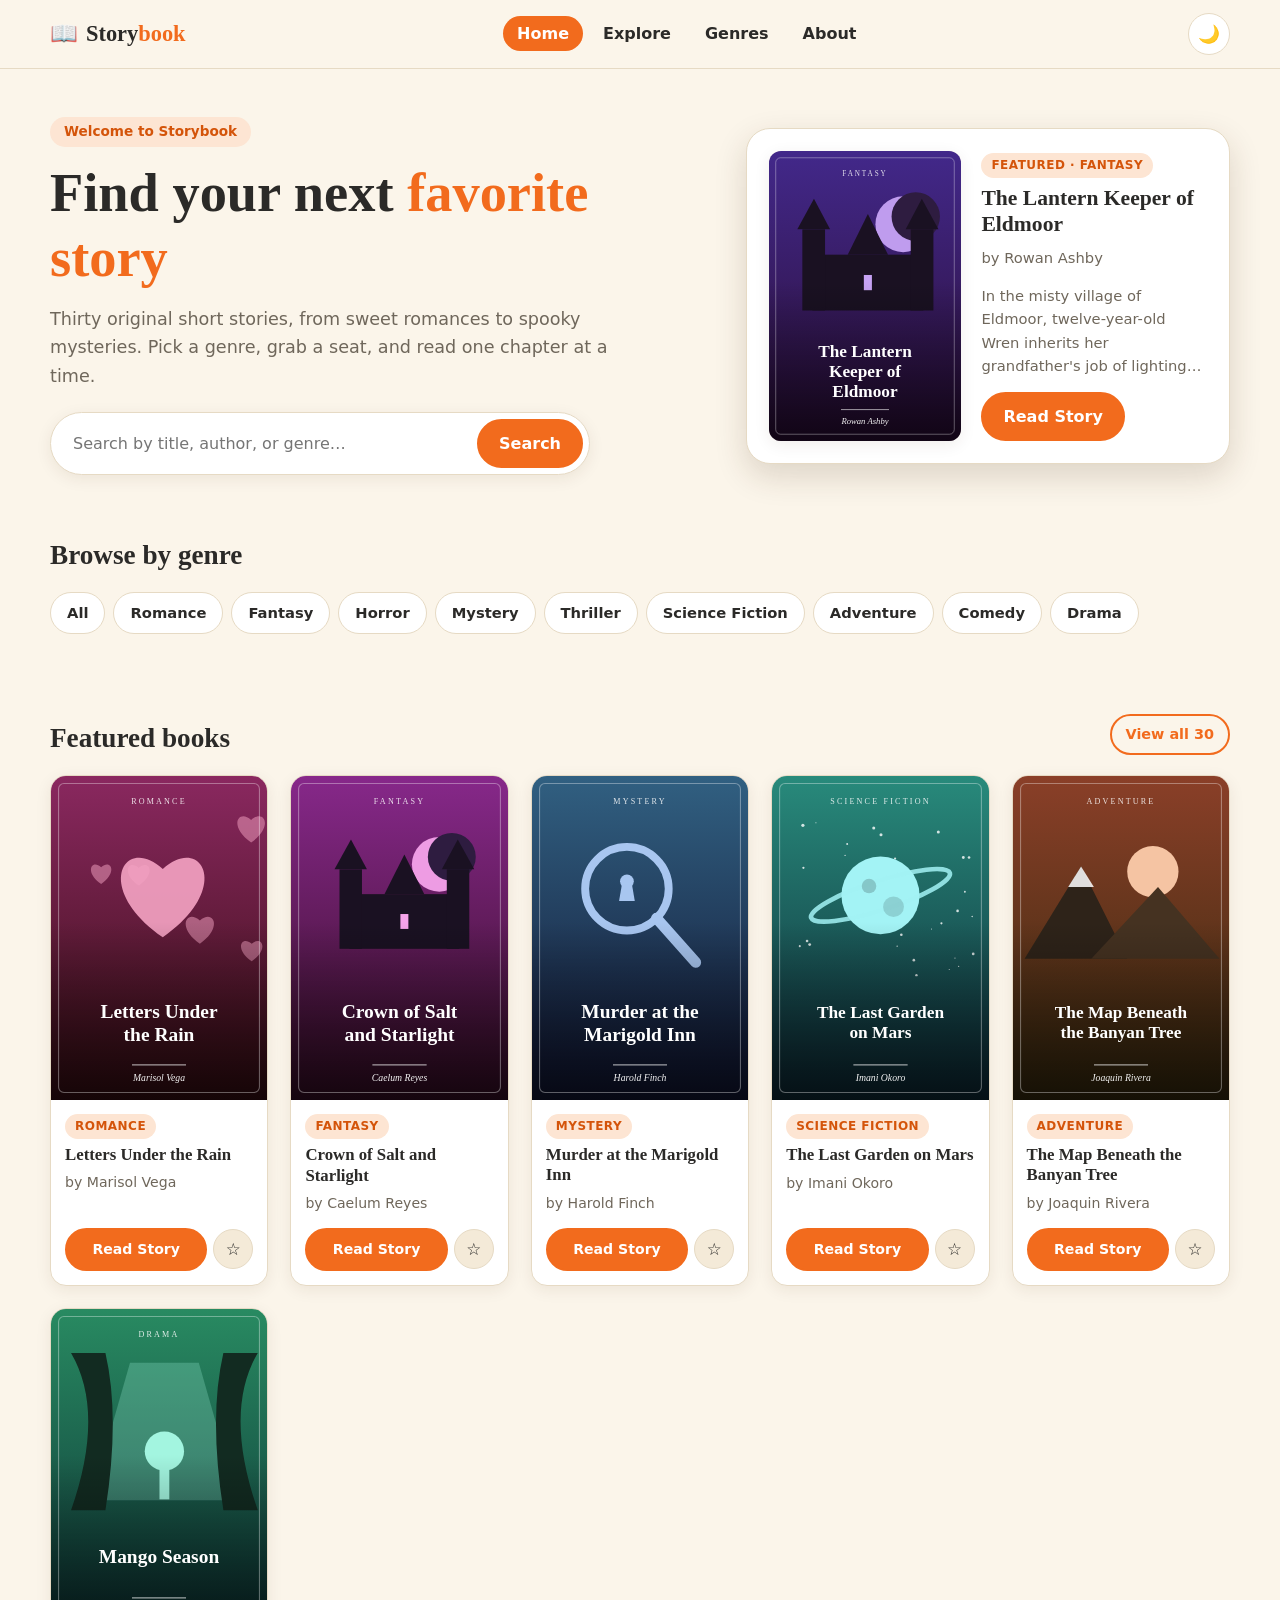
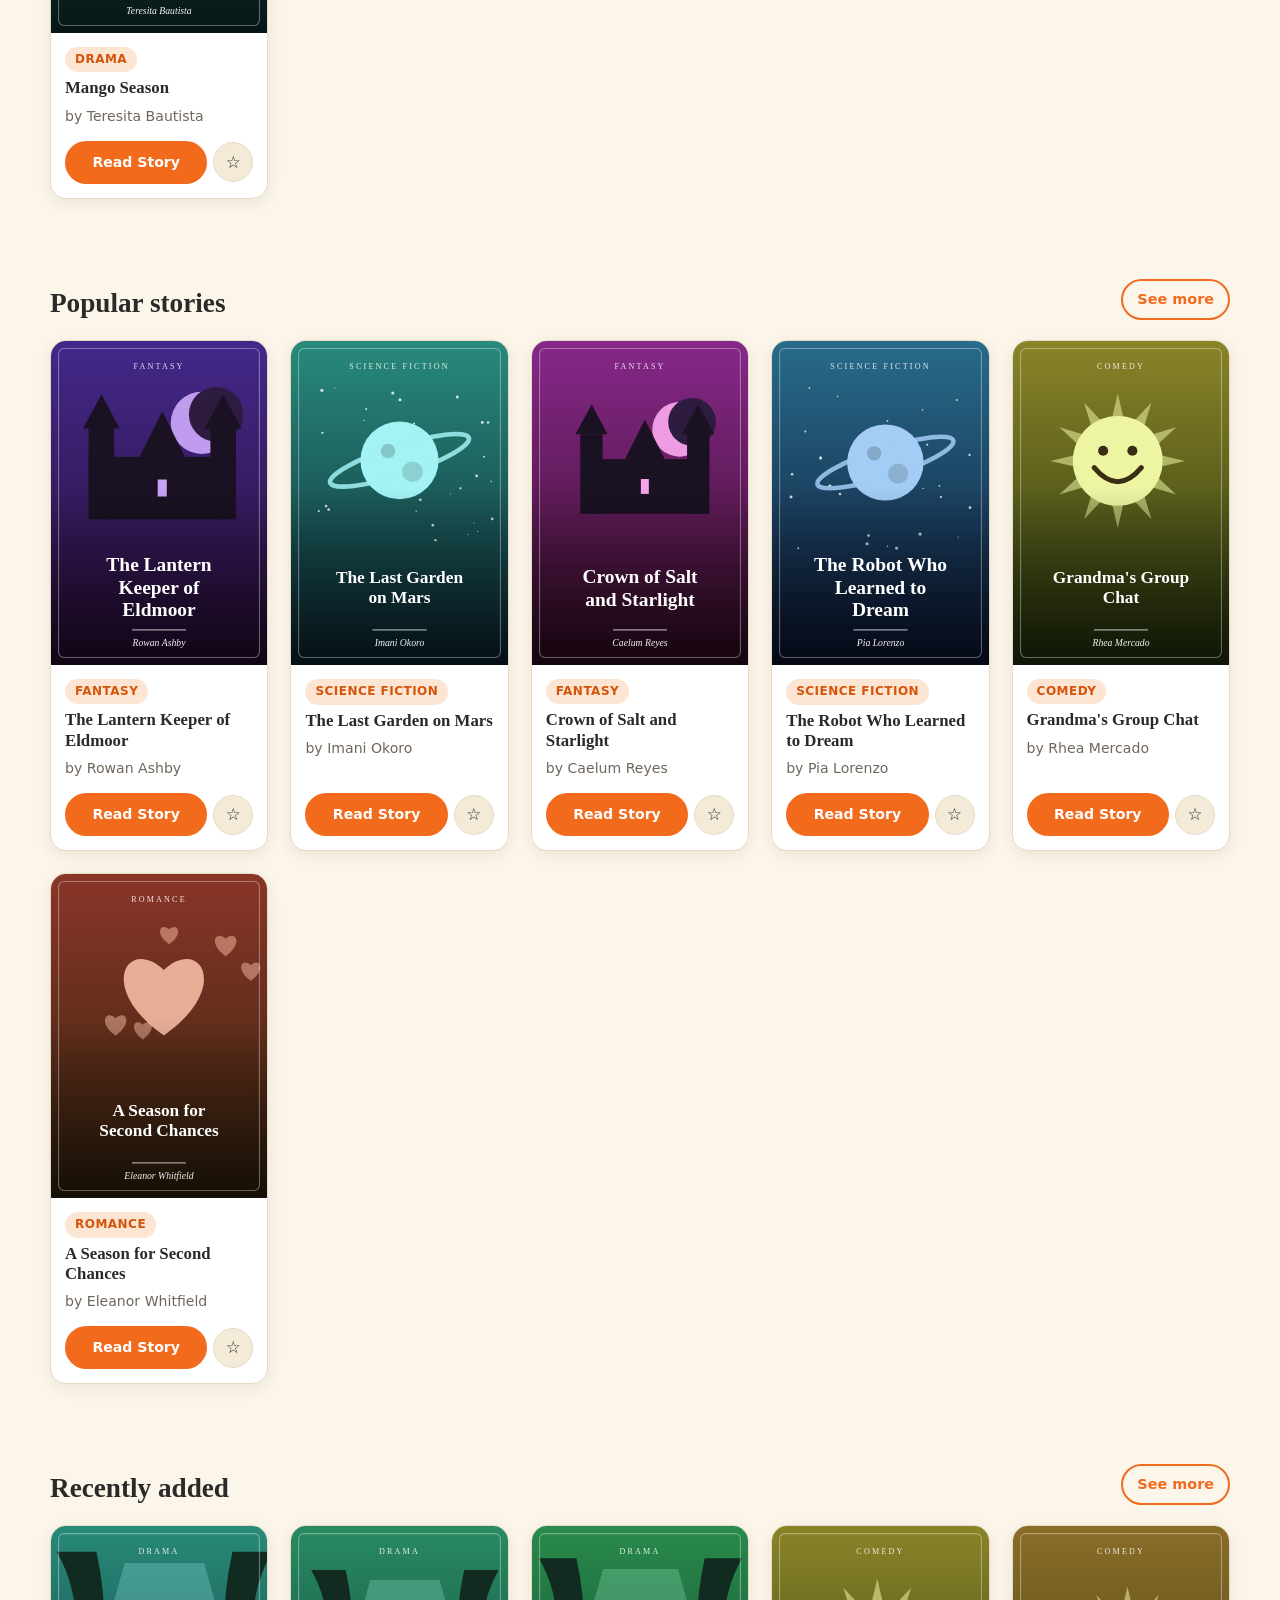
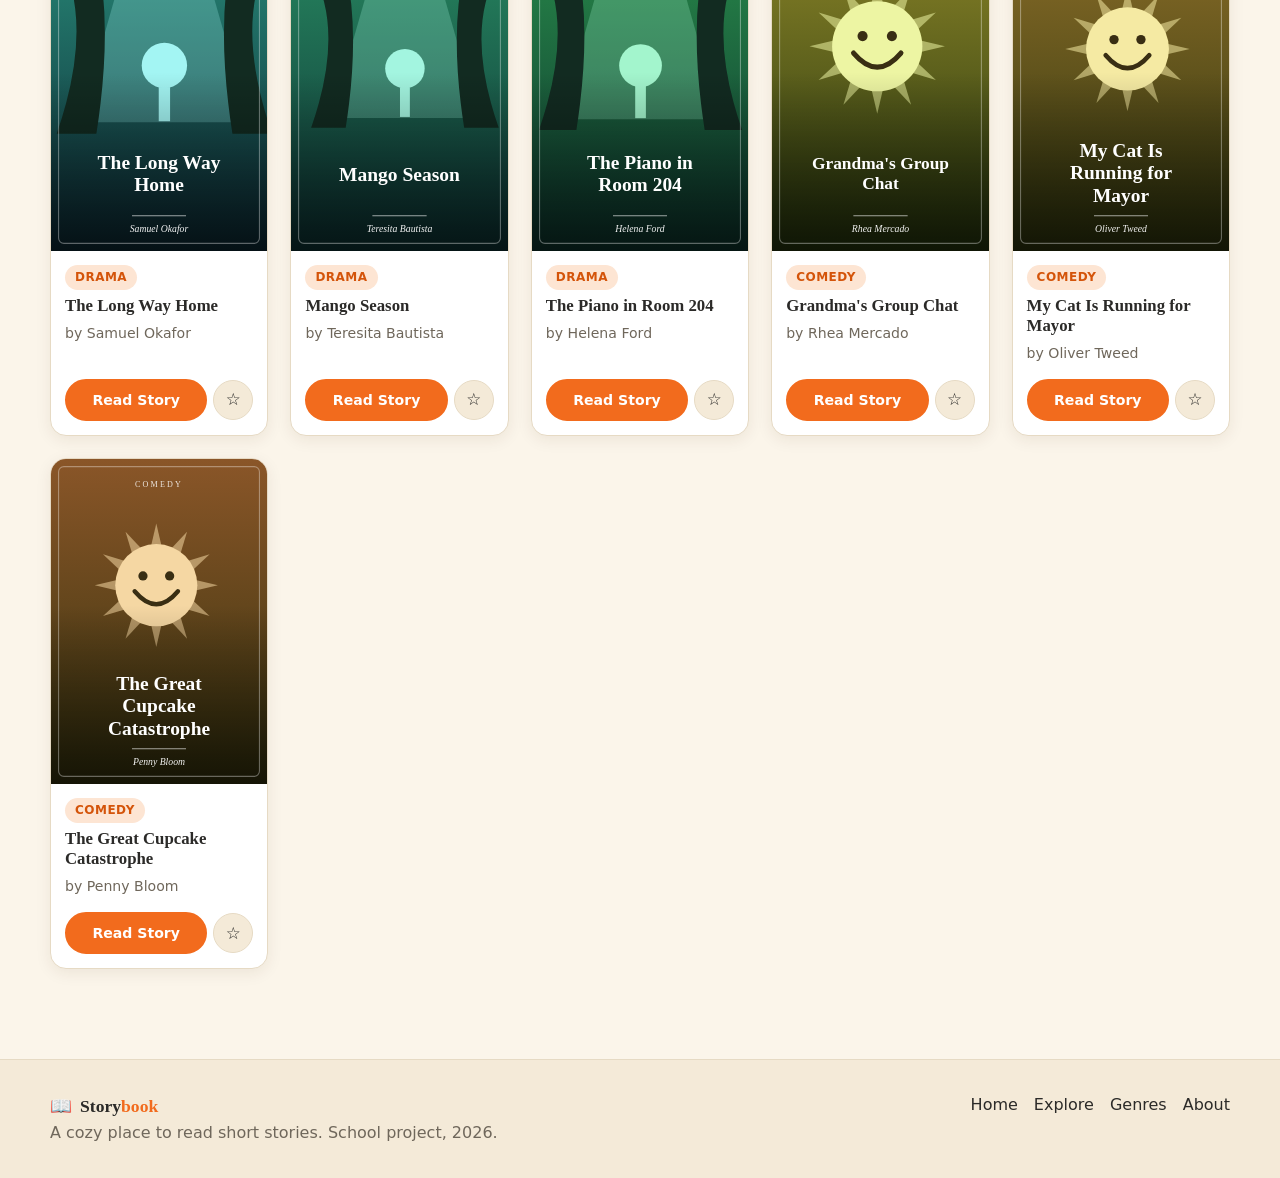
<file: index.html>
<!DOCTYPE html>
<html lang="en">
<head>
  <meta charset="UTF-8">
  <meta name="viewport" content="width=device-width, initial-scale=1">
  <title>Storybook — Read Short Stories Online</title>
  <meta name="description" content="Storybook is a cozy storybook website with 30 original short stories across nine genres.">
  <link rel="stylesheet" href="css/style.css">
</head>
<body data-page="home">
  <header class="site-header" id="site-header"></header>
  <main>
    <section class="hero" aria-labelledby="hero-h">
      <div class="container hero-grid">
        <div>
          <span class="eyebrow">Welcome to Storybook</span>
          <h1 id="hero-h">Find your next <em>favorite story</em></h1>
          <p class="lead">Thirty original short stories, from sweet romances to spooky mysteries. Pick a genre, grab a seat, and read one chapter at a time.</p>
          <form class="search-form" id="hero-search" role="search">
            <label for="hero-q" class="sr-only" style="position:absolute;left:-9999px">Search books and authors</label>
            <input id="hero-q" type="search" placeholder="Search by title, author, or genre…">
            <button class="btn" type="submit">Search</button>
          </form>
        </div>
        <article class="hero-feature" id="hero-feature" aria-label="Featured story"></article>
      </div>
    </section>

    <section class="section" aria-labelledby="genre-h">
      <div class="container">
        <div class="section-head"><h2 id="genre-h">Browse by genre</h2></div>
        <div class="chips" id="home-chips"></div>
      </div>
    </section>

    <section class="section" id="continue-section" hidden aria-labelledby="cont-h">
      <div class="container">
        <div class="section-head"><h2 id="cont-h">Continue reading</h2></div>
        <div class="book-grid" id="continue-grid"></div>
      </div>
    </section>

    <section class="section" aria-labelledby="feat-h">
      <div class="container">
        <div class="section-head"><h2 id="feat-h">Featured books</h2><a class="btn outline small" href="explore.html">View all 30</a></div>
        <div class="book-grid" id="featured-grid"></div>
      </div>
    </section>

    <section class="section" aria-labelledby="pop-h">
      <div class="container">
        <div class="section-head"><h2 id="pop-h">Popular stories</h2><a class="btn outline small" href="explore.html?sort=popular">See more</a></div>
        <div class="book-grid" id="popular-grid"></div>
      </div>
    </section>

    <section class="section" aria-labelledby="rec-h">
      <div class="container">
        <div class="section-head"><h2 id="rec-h">Recently added</h2><a class="btn outline small" href="explore.html">See more</a></div>
        <div class="book-grid" id="recent-grid"></div>
      </div>
    </section>
  </main>
  <footer class="site-footer" id="site-footer"></footer>
  <script src="js/data-a.js"></script>
  <script src="js/data-b.js"></script>
  <script src="js/app.js"></script>
</body>
</html>
</file>
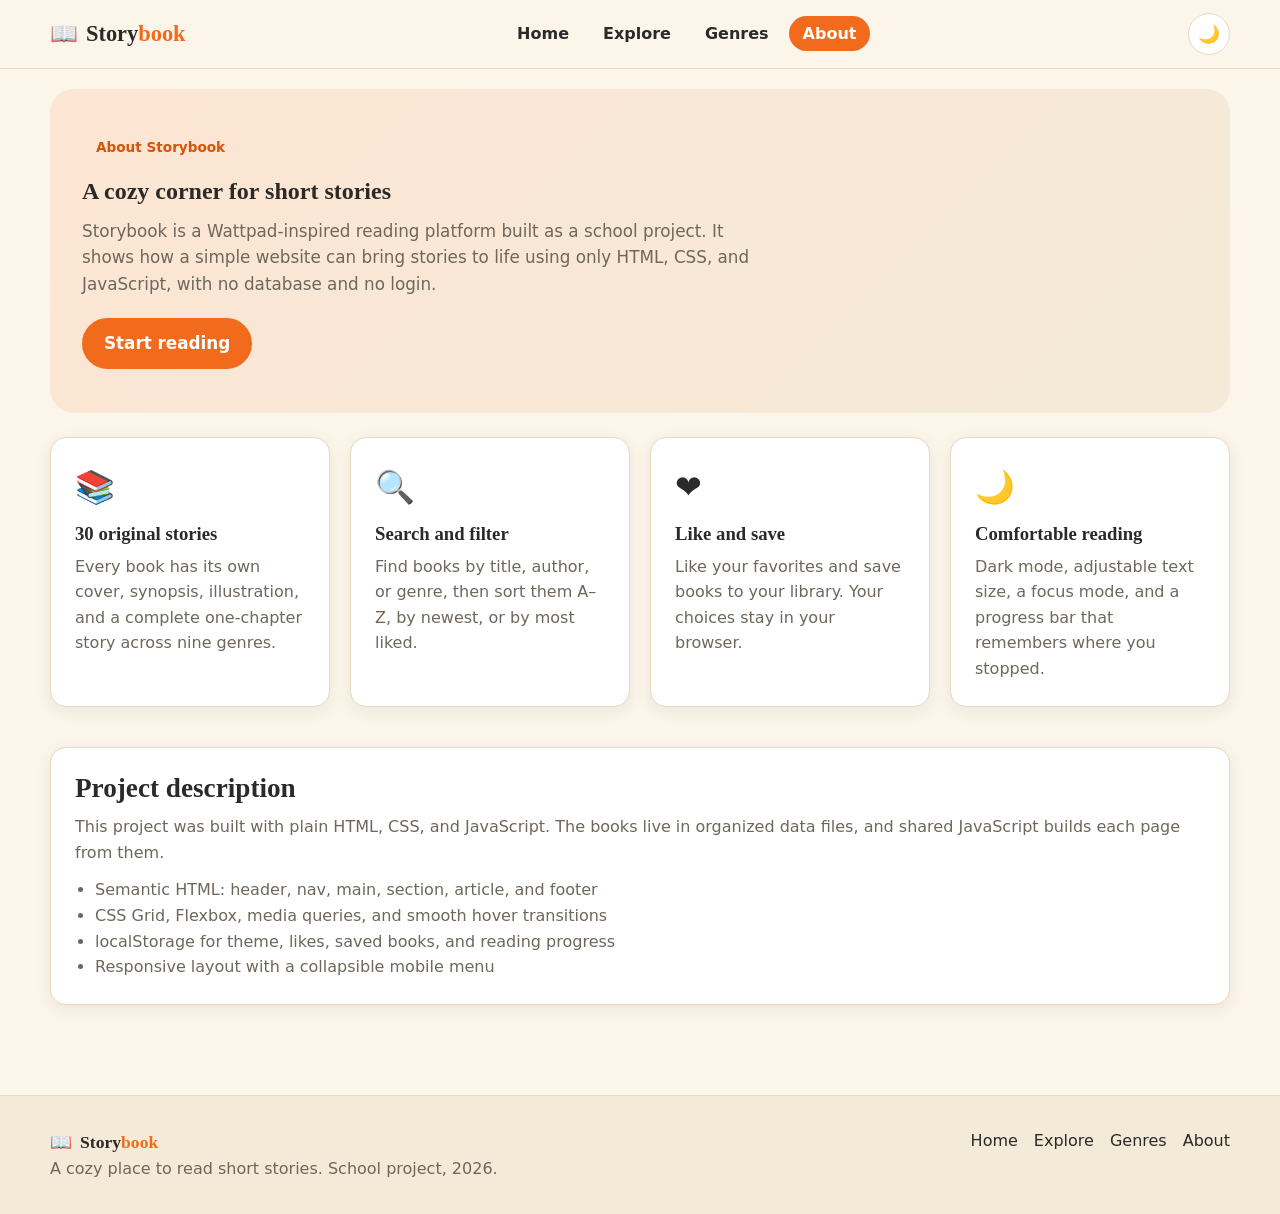
<file: about.html>
<!DOCTYPE html>
<html lang="en">
<head>
  <meta charset="UTF-8">
  <meta name="viewport" content="width=device-width, initial-scale=1">
  <title>About — Storybook</title>
  <link rel="stylesheet" href="css/style.css">
</head>
<body data-page="about">
  <header class="site-header" id="site-header"></header>
  <main>
    <div class="container">
      <section class="about-hero" aria-labelledby="about-h">
        <span class="eyebrow">About Storybook</span>
        <h1 id="about-h">A cozy corner for short stories</h1>
        <p>Storybook is a Wattpad-inspired reading platform built as a school project. It shows how a simple website can bring stories to life using only HTML, CSS, and JavaScript, with no database and no login.</p>
        <p style="margin-top:20px"><a class="btn" href="explore.html">Start reading</a></p>
      </section>

      <section class="about-grid" aria-label="What you can do">
        <article class="card"><span class="emoji" aria-hidden="true">📚</span><h3>30 original stories</h3><p class="muted">Every book has its own cover, synopsis, illustration, and a complete one-chapter story across nine genres.</p></article>
        <article class="card"><span class="emoji" aria-hidden="true">🔍</span><h3>Search and filter</h3><p class="muted">Find books by title, author, or genre, then sort them A–Z, by newest, or by most liked.</p></article>
        <article class="card"><span class="emoji" aria-hidden="true">❤️</span><h3>Like and save</h3><p class="muted">Like your favorites and save books to your library. Your choices stay in your browser.</p></article>
        <article class="card"><span class="emoji" aria-hidden="true">🌙</span><h3>Comfortable reading</h3><p class="muted">Dark mode, adjustable text size, a focus mode, and a progress bar that remembers where you stopped.</p></article>
      </section>

      <section class="section" aria-labelledby="proj-h">
        <div class="card">
          <h2 id="proj-h" style="margin-bottom:10px">Project description</h2>
          <p class="muted" style="margin-bottom:12px">This project was built with plain HTML, CSS, and JavaScript. The books live in organized data files, and shared JavaScript builds each page from them.</p>
          <ul class="plain">
            <li>Semantic HTML: header, nav, main, section, article, and footer</li>
            <li>CSS Grid, Flexbox, media queries, and smooth hover transitions</li>
            <li>localStorage for theme, likes, saved books, and reading progress</li>
            <li>Responsive layout with a collapsible mobile menu</li>
          </ul>
        </div>
      </section>
    </div>
  </main>
  <footer class="site-footer" id="site-footer"></footer>
  <script src="js/data-a.js"></script>
  <script src="js/data-b.js"></script>
  <script src="js/app.js"></script>
</body>
</html>
</file>
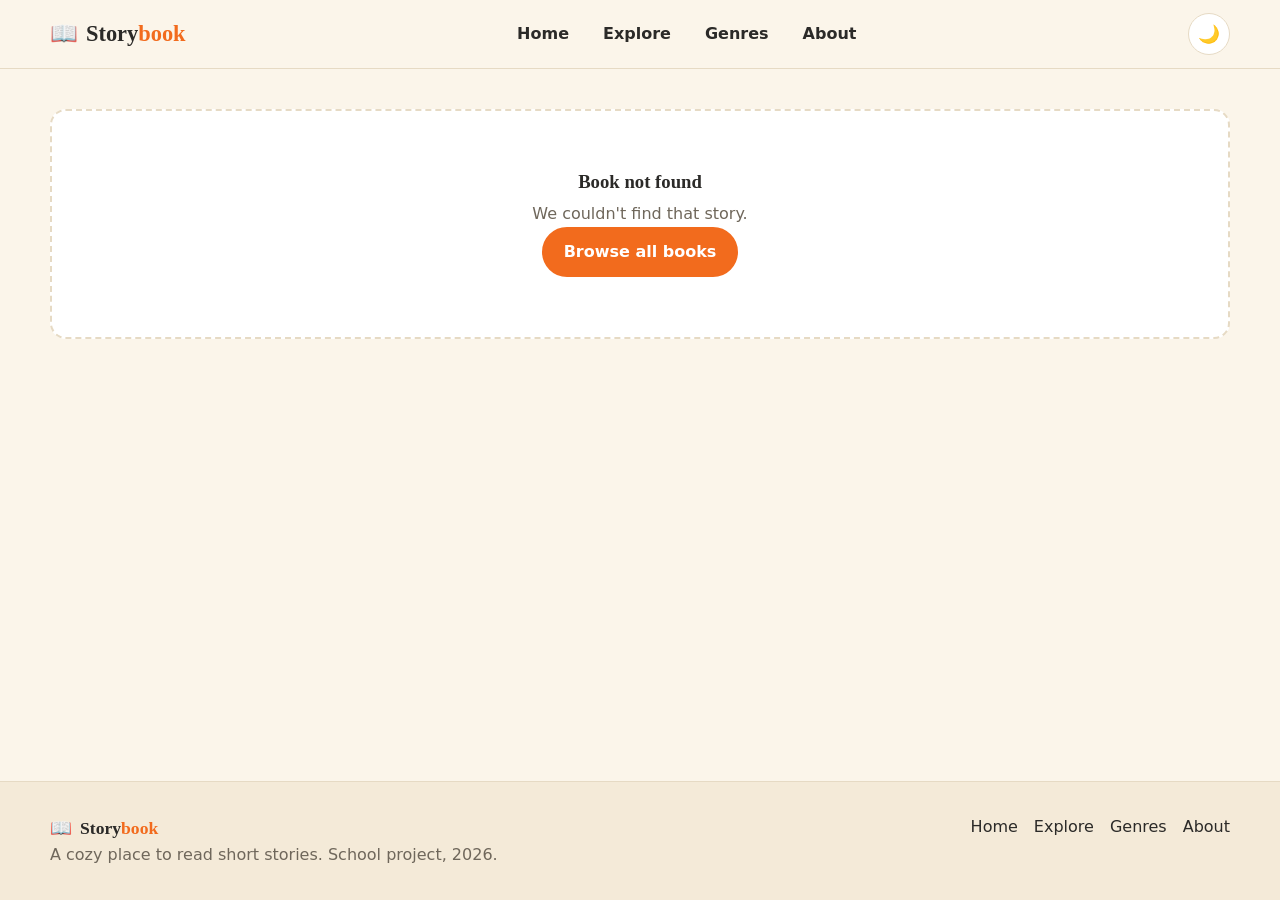
<file: book.html>
<!DOCTYPE html>
<html lang="en">
<head>
  <meta charset="UTF-8">
  <meta name="viewport" content="width=device-width, initial-scale=1">
  <title>Book Details — Storybook</title>
  <link rel="stylesheet" href="css/style.css">
</head>
<body data-page="book">
  <header class="site-header" id="site-header"></header>
  <main>
    <div class="container" id="book-root"></div>
  </main>
  <footer class="site-footer" id="site-footer"></footer>
  <script src="js/data-a.js"></script>
  <script src="js/data-b.js"></script>
  <script src="js/app.js"></script>
</body>
</html>
</file>
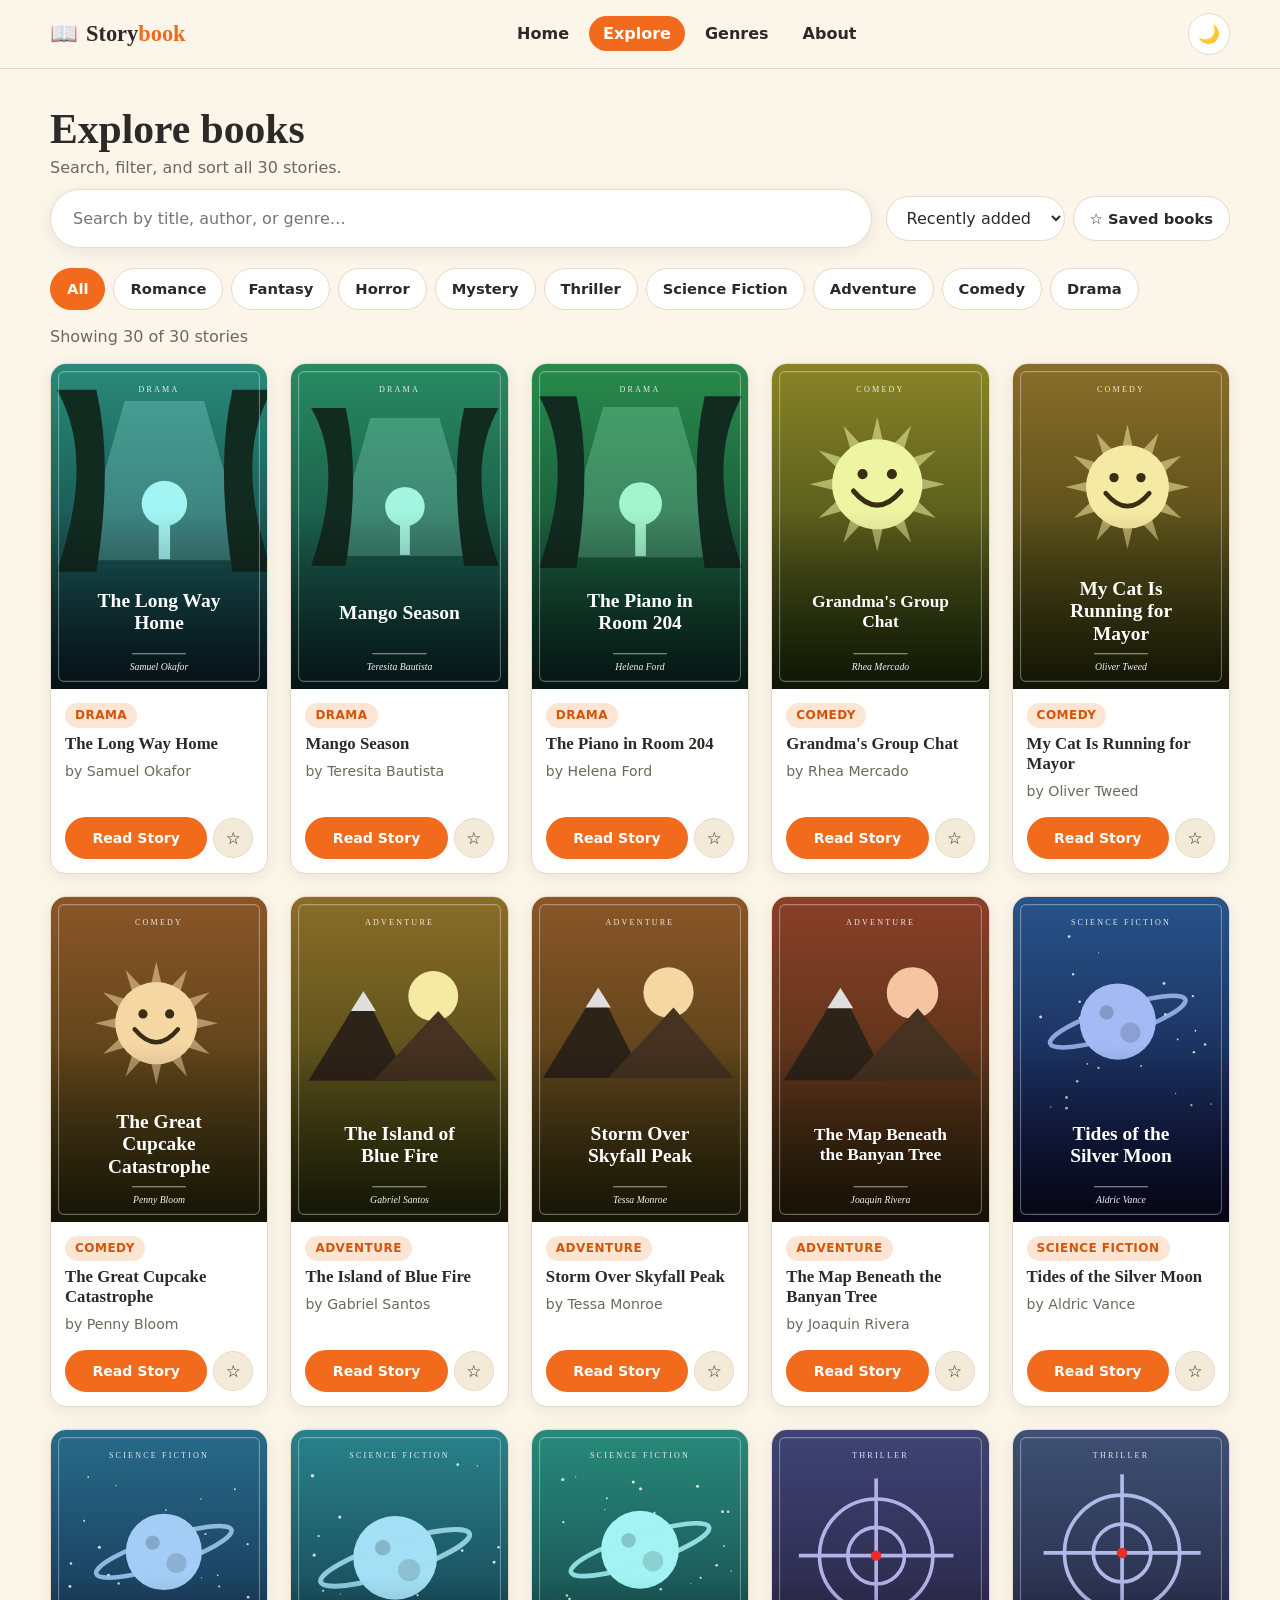
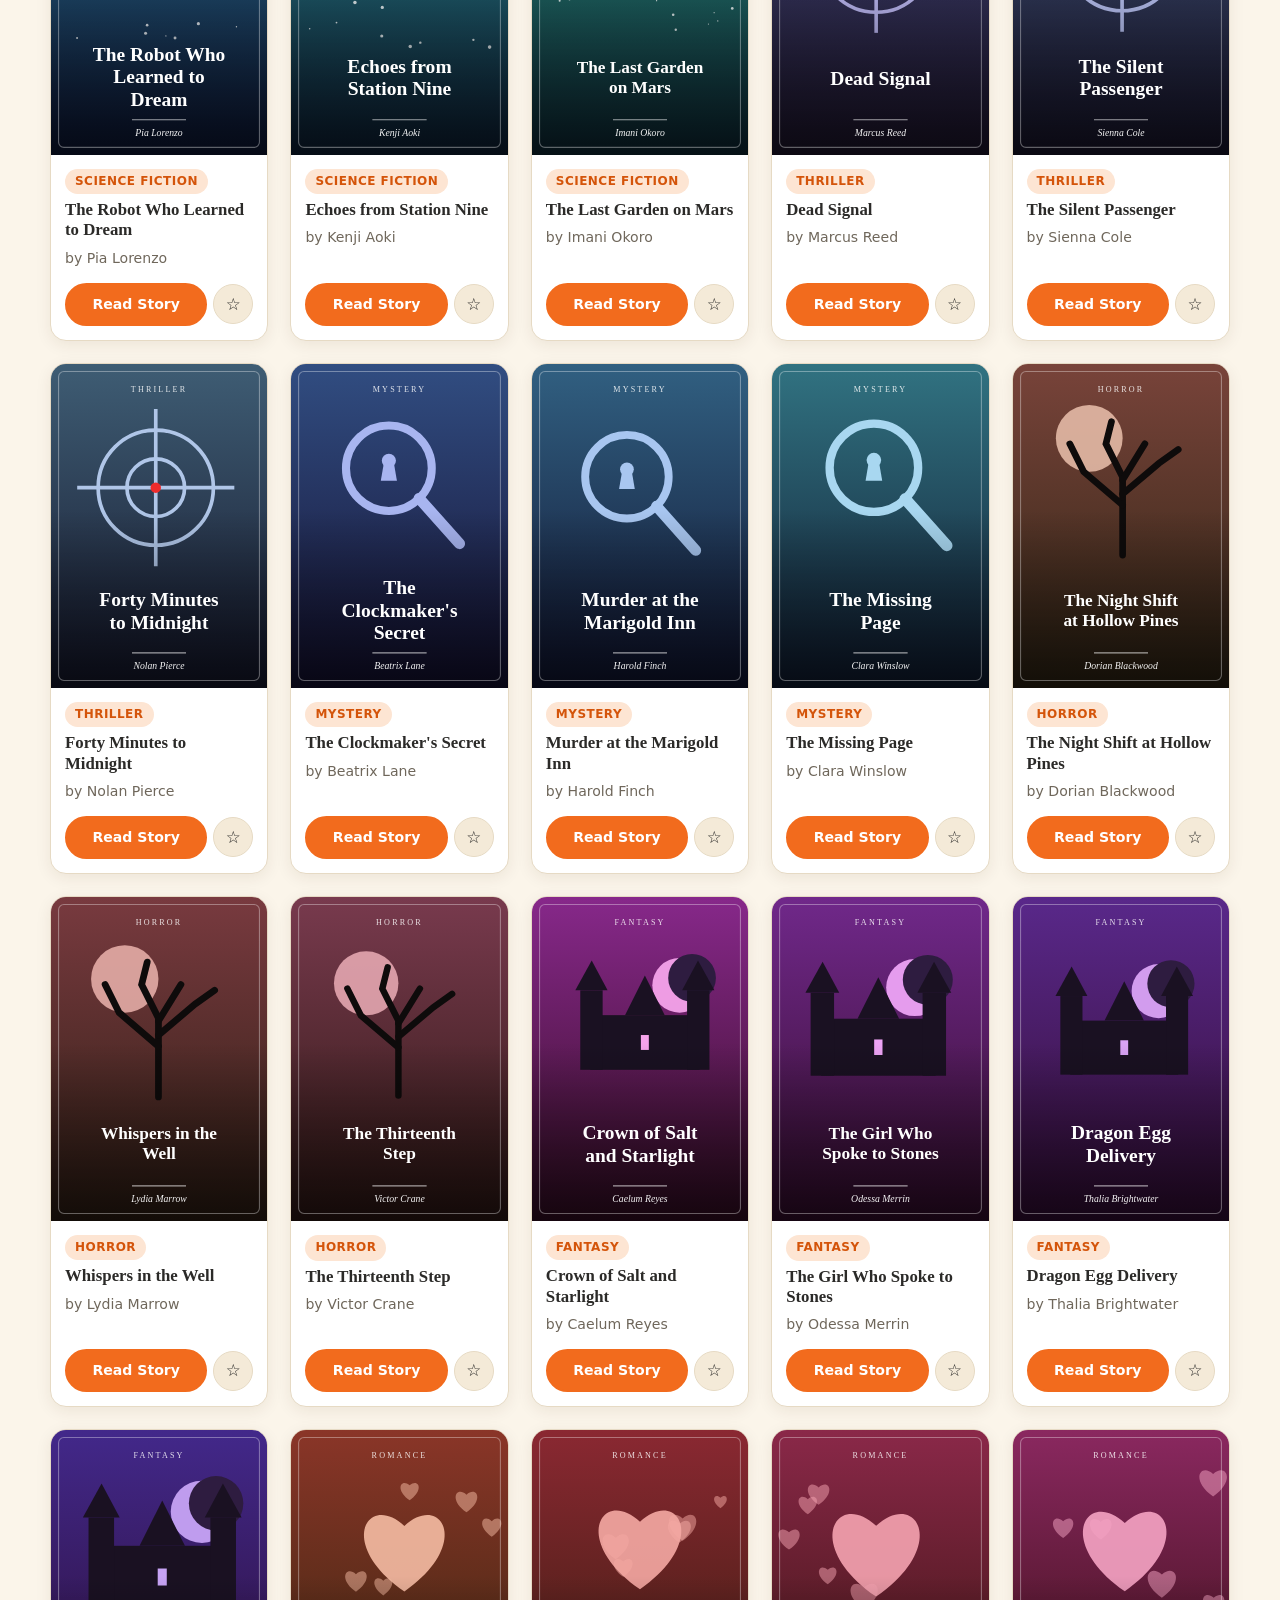
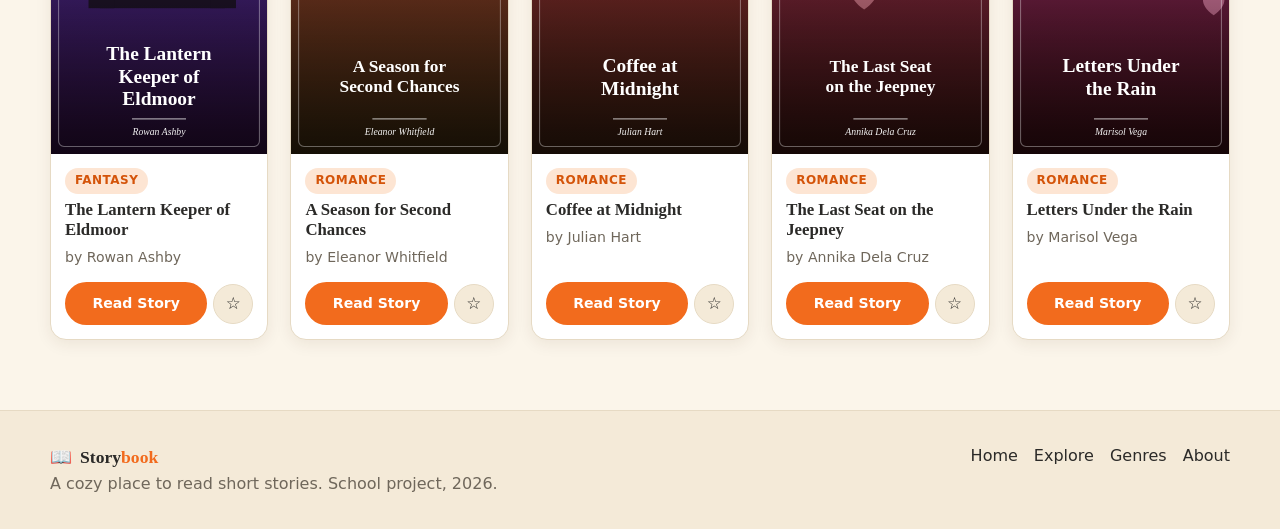
<file: explore.html>
<!DOCTYPE html>
<html lang="en">
<head>
  <meta charset="UTF-8">
  <meta name="viewport" content="width=device-width, initial-scale=1">
  <title>Explore Books — Storybook</title>
  <link rel="stylesheet" href="css/style.css">
</head>
<body data-page="explore">
  <header class="site-header" id="site-header"></header>
  <main>
    <div class="container">
      <div class="page-title">
        <h1>Explore books</h1>
        <p class="muted">Search, filter, and sort all 30 stories.</p>
      </div>
      <section aria-label="Search and filters">
        <div class="toolbar">
          <form class="search-form" id="search-form" role="search">
            <label for="q" style="position:absolute;left:-9999px">Search by title, author, or genre</label>
            <input id="q" type="search" placeholder="Search by title, author, or genre…" autocomplete="off">
          </form>
          <div style="display:flex;gap:8px;flex-wrap:wrap">
            <label for="sort" style="position:absolute;left:-9999px">Sort books</label>
            <select class="select" id="sort">
              <option value="recent">Recently added</option>
              <option value="az">A–Z</option>
              <option value="za">Z–A</option>
              <option value="popular">Most liked</option>
            </select>
            <button class="chip" type="button" id="saved-toggle" aria-pressed="false">☆ Saved books</button>
          </div>
        </div>
        <div class="chips" id="genre-chips"></div>
      </section>
      <p class="result-count muted" id="count" aria-live="polite"></p>
      <section aria-label="Search results" style="padding-bottom:20px">
        <div class="book-grid" id="results"></div>
        <div class="empty" id="empty" hidden>
          <h3>No books found</h3>
          <p class="muted">Try a different title, author, or genre.</p>
          <p style="margin-top:14px"><button class="btn" type="button" id="reset">Clear filters</button></p>
        </div>
      </section>
    </div>
  </main>
  <footer class="site-footer" id="site-footer"></footer>
  <script src="js/data-a.js"></script>
  <script src="js/data-b.js"></script>
  <script src="js/app.js"></script>
</body>
</html>
</file>
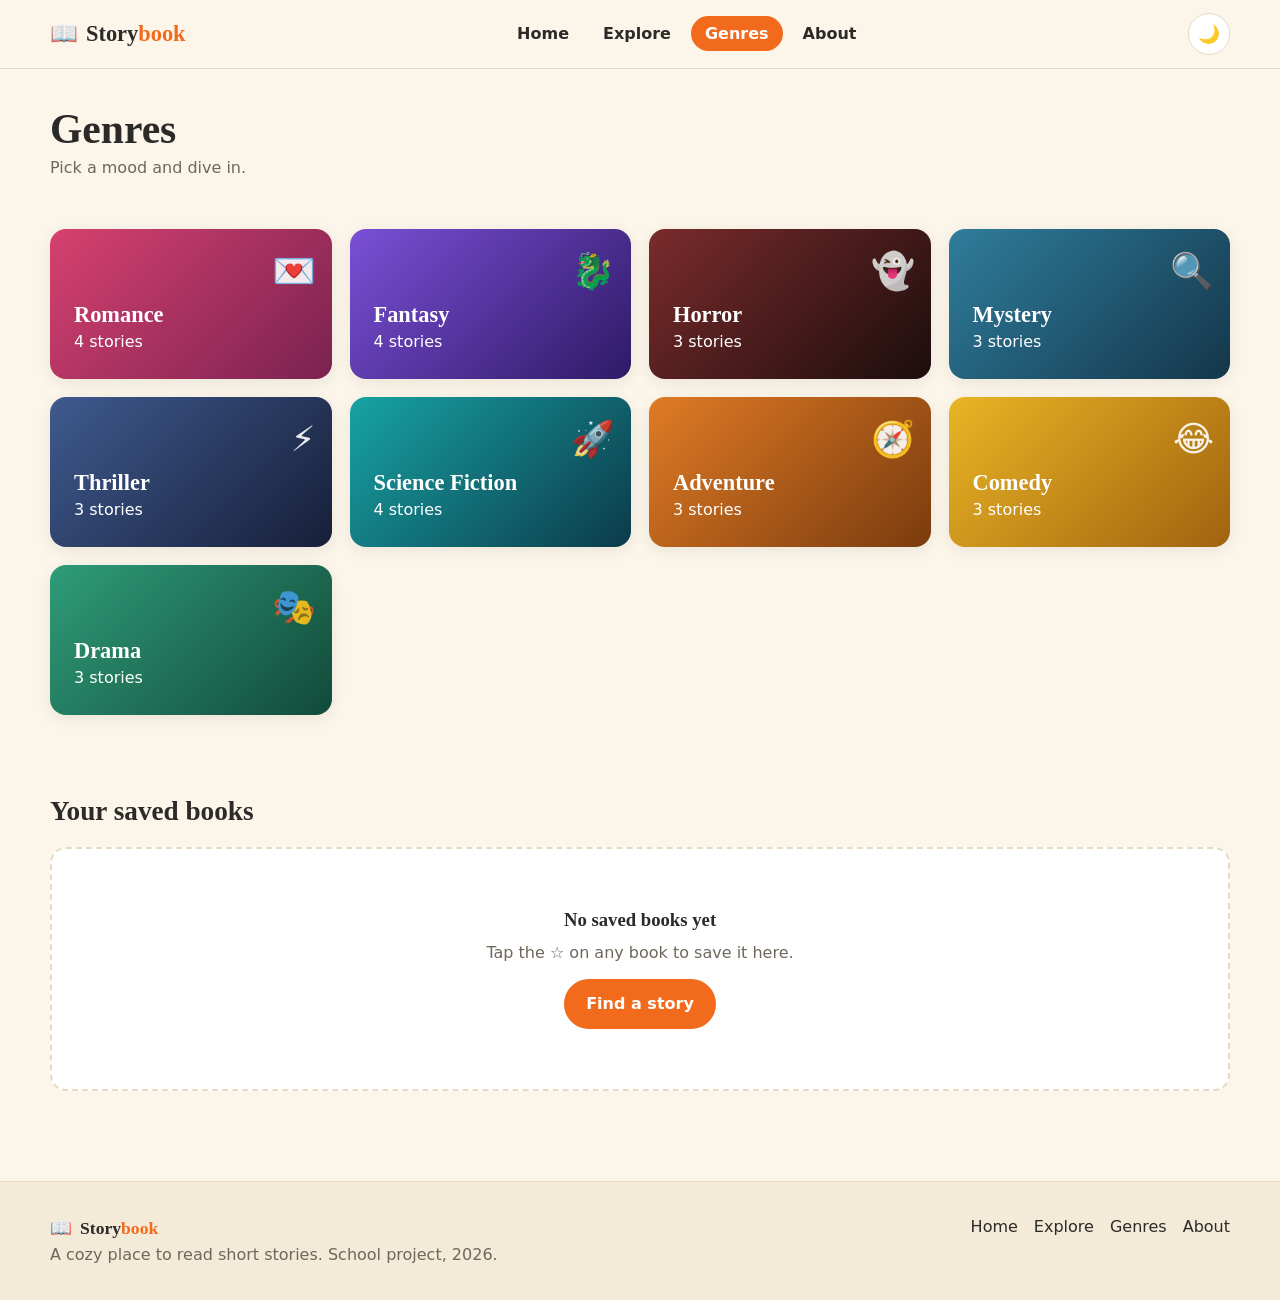
<file: genres.html>
<!DOCTYPE html>
<html lang="en">
<head>
  <meta charset="UTF-8">
  <meta name="viewport" content="width=device-width, initial-scale=1">
  <title>Genres — Storybook</title>
  <link rel="stylesheet" href="css/style.css">
</head>
<body data-page="genres">
  <header class="site-header" id="site-header"></header>
  <main>
    <div class="container">
      <div class="page-title">
        <h1>Genres</h1>
        <p class="muted">Pick a mood and dive in.</p>
      </div>
      <section class="section" aria-label="All genres">
        <div class="genre-grid" id="genre-tiles"></div>
      </section>
      <section class="section" aria-labelledby="saved-h">
        <div class="section-head"><h2 id="saved-h">Your saved books</h2></div>
        <div class="book-grid" id="saved-grid"></div>
        <div class="empty" id="saved-empty" hidden>
          <h3>No saved books yet</h3>
          <p class="muted">Tap the ☆ on any book to save it here.</p>
          <p style="margin-top:14px"><a class="btn" href="explore.html">Find a story</a></p>
        </div>
      </section>
    </div>
  </main>
  <footer class="site-footer" id="site-footer"></footer>
  <script src="js/data-a.js"></script>
  <script src="js/data-b.js"></script>
  <script src="js/app.js"></script>
</body>
</html>
</file>
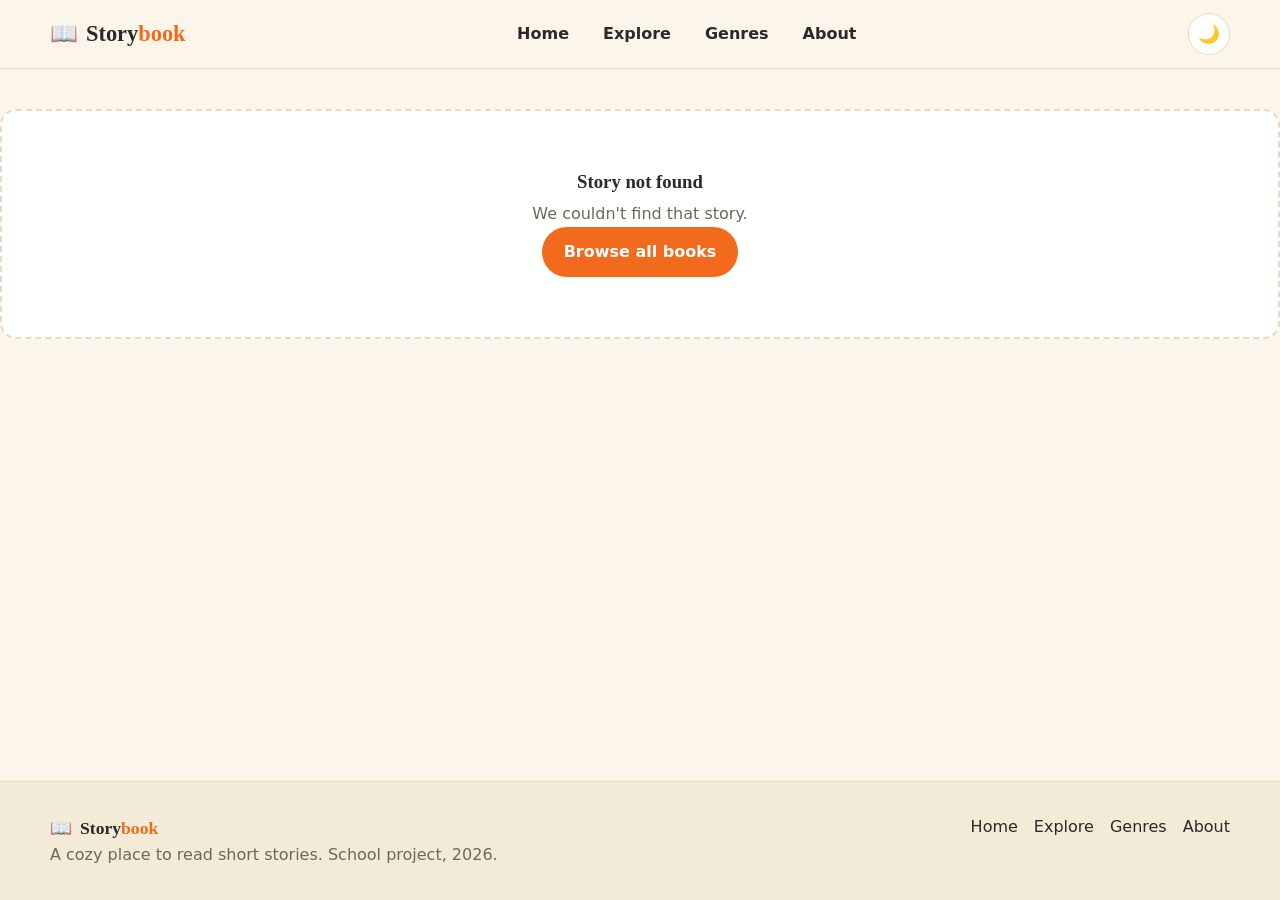
<file: read.html>
<!DOCTYPE html>
<html lang="en">
<head>
  <meta charset="UTF-8">
  <meta name="viewport" content="width=device-width, initial-scale=1">
  <title>Reading — Storybook</title>
  <link rel="stylesheet" href="css/style.css">
</head>
<body data-page="read">
  <div class="progress-bar" id="progress-bar" role="progressbar" aria-label="Reading progress" hidden></div>
  <header class="site-header" id="site-header"></header>
  <main>
    <div id="reader-root"></div>
  </main>
  <footer class="site-footer" id="site-footer"></footer>
  <script src="js/data-a.js"></script>
  <script src="js/data-b.js"></script>
  <script src="js/app.js"></script>
</body>
</html>
</file>
<file: css/style.css>
:root{
  --bg:#fbf5ea; --surface:#ffffff; --surface-2:#f4ead8; --text:#2b2a28; --muted:#6f675b;
  --accent:#f26b1d; --accent-dark:#d4540a; --accent-soft:#fde5d3; --border:#e6dac4;
  --shadow:0 4px 16px rgba(60,40,10,.08); --shadow-lg:0 12px 32px rgba(60,40,10,.16);
  --radius:16px; --font-body:"Segoe UI",system-ui,-apple-system,Roboto,sans-serif; --font-serif:Georgia,"Times New Roman",serif;
}
[data-theme="dark"]{
  --bg:#1b1a18; --surface:#262522; --surface-2:#2f2d29; --text:#f1ebe0; --muted:#b0a794;
  --accent:#ff8a3d; --accent-dark:#ffa062; --accent-soft:#3b2a1d; --border:#3a3732;
  --shadow:0 4px 16px rgba(0,0,0,.35); --shadow-lg:0 12px 32px rgba(0,0,0,.5);
}
*{box-sizing:border-box;margin:0;padding:0}
html{scroll-behavior:smooth}
body{font-family:var(--font-body);background:var(--bg);color:var(--text);line-height:1.6;min-height:100vh;display:flex;flex-direction:column;overflow-x:hidden;transition:background .3s,color .3s}
main{flex:1;width:100%}
img{max-width:100%;display:block}
a{color:inherit;text-decoration:none}
button{font:inherit;cursor:pointer}
.container{width:min(1180px,100% - 32px);margin-inline:auto}
.section{padding:40px 0}
.section-head{display:flex;justify-content:space-between;align-items:end;gap:12px;margin-bottom:20px;flex-wrap:wrap}
h1,h2,h3{font-family:var(--font-serif);line-height:1.2}
h2{font-size:1.7rem}
.muted{color:var(--muted)}
:focus-visible{outline:3px solid var(--accent);outline-offset:2px}

/* Header */
.site-header{position:sticky;top:0;z-index:50;background:color-mix(in srgb,var(--bg) 92%,transparent);backdrop-filter:blur(10px);border-bottom:1px solid var(--border)}
.nav{display:flex;align-items:center;justify-content:space-between;height:68px;gap:16px}
.logo{font-family:var(--font-serif);font-weight:700;font-size:1.4rem;display:flex;align-items:center;gap:8px}
.logo b{color:var(--accent);font-weight:inherit}
.nav-links{display:flex;align-items:center;gap:6px;list-style:none}
.nav-links a{padding:8px 14px;border-radius:999px;font-weight:600;transition:background .2s,color .2s}
.nav-links a:hover{background:var(--accent-soft)}
.nav-links a.active{background:var(--accent);color:#fff}
.icon-btn{background:var(--surface);border:1px solid var(--border);border-radius:999px;width:42px;height:42px;font-size:1.1rem;display:inline-grid;place-items:center;transition:transform .2s,border-color .2s;color:var(--text)}
.icon-btn:hover{transform:translateY(-2px);border-color:var(--accent)}
.menu-toggle{display:none}

/* Buttons */
.btn{display:inline-flex;align-items:center;justify-content:center;gap:6px;padding:10px 20px;border-radius:999px;border:2px solid var(--accent);background:var(--accent);color:#fff;font-weight:700;transition:transform .2s,background .2s,box-shadow .2s;min-height:44px}
.btn:hover{background:var(--accent-dark);border-color:var(--accent-dark);transform:translateY(-2px);box-shadow:var(--shadow)}
.btn.outline{background:transparent;color:var(--accent)}
.btn.outline:hover{background:var(--accent-soft)}
.btn.small{padding:7px 14px;min-height:38px;font-size:.9rem}
.btn[disabled],.btn.disabled{opacity:.45;pointer-events:none}
.btn.active{background:var(--accent-soft);color:var(--accent-dark)}

/* Hero */
.hero{padding:48px 0 24px}
.hero-grid{display:grid;grid-template-columns:1.15fr .85fr;gap:40px;align-items:center}
.eyebrow{display:inline-block;background:var(--accent-soft);color:var(--accent-dark);font-weight:700;padding:4px 14px;border-radius:999px;font-size:.85rem;margin-bottom:14px}
.hero h1{font-size:clamp(2rem,4.6vw,3.4rem);margin-bottom:14px}
.hero h1 em{color:var(--accent);font-style:normal}
.hero p.lead{font-size:1.1rem;color:var(--muted);max-width:52ch;margin-bottom:22px}
.search-form{display:flex;gap:8px;background:var(--surface);border:1px solid var(--border);padding:6px;border-radius:999px;box-shadow:var(--shadow);max-width:540px}
.search-form input{flex:1;min-width:0;border:0;background:transparent;padding:10px 16px;font:inherit;color:var(--text);outline:none}
.hero-feature{display:flex;gap:20px;align-items:center;background:var(--surface);border:1px solid var(--border);border-radius:24px;padding:22px;box-shadow:var(--shadow-lg)}
.hero-feature .cover{width:44%;flex-shrink:0}
.hero-feature h3{font-size:1.35rem;margin:8px 0 4px}
.hero-feature p{font-size:.92rem;color:var(--muted);margin:8px 0 14px;display:-webkit-box;-webkit-line-clamp:4;line-clamp:4;-webkit-box-orient:vertical;overflow:hidden}

/* Chips */
.chips{display:flex;flex-wrap:wrap;gap:8px}
.chip{padding:8px 16px;border-radius:999px;border:1px solid var(--border);background:var(--surface);color:var(--text);font-weight:600;font-size:.92rem;transition:all .2s}
.chip:hover{border-color:var(--accent);color:var(--accent-dark)}
.chip[aria-pressed="true"]{background:var(--accent);border-color:var(--accent);color:#fff}

/* Books */
.book-grid{display:grid;grid-template-columns:repeat(auto-fill,minmax(190px,1fr));gap:22px}
.book-card{background:var(--surface);border:1px solid var(--border);border-radius:var(--radius);overflow:hidden;box-shadow:var(--shadow);display:flex;flex-direction:column;transition:transform .25s,box-shadow .25s}
.book-card:hover{transform:translateY(-6px);box-shadow:var(--shadow-lg)}
.cover{aspect-ratio:2/3;overflow:hidden;border-radius:12px;background:var(--surface-2);box-shadow:var(--shadow)}
.book-card .cover{border-radius:0;box-shadow:none;position:relative}
.cover img{width:100%;height:100%;object-fit:cover;transition:transform .4s}
.book-card:hover .cover img{transform:scale(1.05)}
.card-body{padding:14px;display:flex;flex-direction:column;gap:6px;flex:1}
.card-body h3{font-size:1.05rem}
.card-body h3 a:hover{color:var(--accent)}
.author{font-size:.88rem;color:var(--muted)}
.badge{display:inline-block;align-self:flex-start;background:var(--accent-soft);color:var(--accent-dark);font-size:.75rem;font-weight:700;padding:3px 10px;border-radius:999px;text-transform:uppercase;letter-spacing:.04em}
.card-actions{display:flex;gap:6px;margin-top:auto;padding-top:8px;align-items:center}
.card-actions .btn{flex:1;padding:8px 10px;font-size:.88rem;min-height:40px}
.save-btn{width:40px;height:40px;border-radius:50%;border:1px solid var(--border);background:var(--surface-2);color:var(--text);flex-shrink:0;font-size:1.05rem}
.save-btn[aria-pressed="true"]{background:var(--accent);border-color:var(--accent);color:#fff}
.save-btn:hover{border-color:var(--accent)}
.empty{text-align:center;padding:60px 20px;background:var(--surface);border:2px dashed var(--border);border-radius:var(--radius)}
.empty h3{margin-bottom:8px}

/* Toolbar */
.toolbar{display:grid;grid-template-columns:1fr auto;gap:14px;align-items:center;margin-bottom:20px}
.toolbar .search-form{max-width:none}
.select{padding:11px 16px;border-radius:999px;border:1px solid var(--border);background:var(--surface);color:var(--text);font:inherit;min-height:44px}
.page-title{padding:36px 0 8px}
.page-title h1{font-size:clamp(1.8rem,4vw,2.6rem)}
.result-count{margin:14px 0}

/* Genres */
.genre-grid{display:grid;grid-template-columns:repeat(auto-fill,minmax(230px,1fr));gap:18px}
.genre-tile{border-radius:var(--radius);padding:24px;color:#fff;min-height:150px;display:flex;flex-direction:column;justify-content:end;box-shadow:var(--shadow);transition:transform .25s;position:relative;overflow:hidden}
.genre-tile:hover{transform:translateY(-5px)}
.genre-tile h3{font-size:1.4rem}
.genre-tile .emoji{position:absolute;top:14px;right:16px;font-size:2.2rem;opacity:.9}

/* Details */
.details{display:grid;grid-template-columns:320px 1fr;gap:40px;padding:40px 0;align-items:start}
.details .cover{width:100%;box-shadow:var(--shadow-lg)}
.details h1{font-size:clamp(1.8rem,4vw,2.7rem);margin:10px 0 4px}
.meta{display:flex;flex-wrap:wrap;gap:10px 22px;margin:16px 0;color:var(--muted)}
.meta strong{color:var(--text)}
.synopsis{background:var(--surface);border:1px solid var(--border);border-radius:var(--radius);padding:20px;margin:16px 0}
.synopsis p{font-size:1.05rem;transition:all .3s}
.synopsis p.clamped{display:-webkit-box;-webkit-line-clamp:3;line-clamp:3;-webkit-box-orient:vertical;overflow:hidden}
.link-btn{background:none;border:0;color:var(--accent-dark);font-weight:700;margin-top:8px;padding:6px 0}
.actions{display:flex;flex-wrap:wrap;gap:10px;margin-top:18px}
.scene{margin-top:28px;border-radius:var(--radius);overflow:hidden;box-shadow:var(--shadow);aspect-ratio:16/9}
.scene img{width:100%;height:100%;object-fit:cover}
.crumbs{padding-top:20px;font-size:.9rem;color:var(--muted)}
.crumbs a{color:var(--accent-dark);font-weight:600}

/* Reader */
.progress-bar{position:fixed;top:0;left:0;height:5px;width:0;background:var(--accent);z-index:100;transition:width .1s}
.reader-top{display:flex;gap:18px;align-items:center;padding:30px 0 20px;border-bottom:1px solid var(--border);margin-bottom:26px}
.reader-top .cover{width:84px;flex-shrink:0;border-radius:8px}
.reader-top h1{font-size:clamp(1.3rem,3vw,1.9rem)}
.reader-wrap{width:min(720px,100% - 32px);margin-inline:auto;padding-bottom:30px}
.reader-tools{display:flex;flex-wrap:wrap;gap:8px;align-items:center;margin-bottom:10px}
.progress-label{margin-left:auto;font-weight:700;color:var(--accent-dark);font-size:.9rem}
.chapter-title{font-size:1.6rem;margin:26px 0 18px}
.story{font-family:var(--font-serif);font-size:var(--reader-size,1.2rem);line-height:1.95}
.story p{margin-bottom:1.3em}
.story p:first-child::first-letter{font-size:3.4em;float:left;line-height:.9;padding:6px 10px 0 0;color:var(--accent);font-weight:700}
.reader-scene{margin:28px 0;border-radius:var(--radius);overflow:hidden;aspect-ratio:16/9;box-shadow:var(--shadow)}
.reader-scene img{width:100%;height:100%;object-fit:cover}
.end-mark{text-align:center;color:var(--muted);letter-spacing:.5em;margin:26px 0}
.chapter-nav{display:flex;flex-wrap:wrap;gap:10px;justify-content:space-between;margin-top:20px}
body.focus .site-header,body.focus .site-footer,body.focus .reader-top .cover{display:none}
body.focus .reader-top{padding-top:46px}

/* About */
.about-grid{display:grid;grid-template-columns:repeat(auto-fit,minmax(260px,1fr));gap:20px;margin-top:24px}
.card{background:var(--surface);border:1px solid var(--border);border-radius:var(--radius);padding:24px;box-shadow:var(--shadow)}
.card h3{margin-bottom:8px}
.card .emoji{font-size:2rem;display:block;margin-bottom:10px}
.about-hero{background:linear-gradient(135deg,var(--accent-soft),var(--surface-2));border-radius:24px;padding:44px 32px;margin-top:20px}
.about-hero p{max-width:65ch;margin-top:12px;color:var(--muted);font-size:1.05rem}
ul.plain{padding-left:20px;color:var(--muted)}

/* Footer */
.site-footer{margin-top:50px;border-top:1px solid var(--border);background:var(--surface-2);padding:32px 0}
.footer-grid{display:flex;flex-wrap:wrap;justify-content:space-between;gap:20px}
.footer-grid ul{display:flex;gap:16px;list-style:none;flex-wrap:wrap}
.footer-grid a:hover{color:var(--accent)}

.toast{position:fixed;bottom:20px;left:50%;transform:translate(-50%,30px);background:var(--text);color:var(--bg);padding:10px 20px;border-radius:999px;opacity:0;transition:all .3s;z-index:200;pointer-events:none;font-weight:600}
.toast.show{opacity:1;transform:translate(-50%,0)}

@media (max-width:900px){
  .hero-grid,.details{grid-template-columns:1fr}
  .details .cover{max-width:260px}
}
@media (max-width:760px){
  .menu-toggle{display:inline-grid}
  .nav-links{position:absolute;top:68px;left:0;right:0;flex-direction:column;align-items:stretch;background:var(--bg);border-bottom:1px solid var(--border);padding:10px 16px 16px;display:none;box-shadow:var(--shadow)}
  .nav-links.open{display:flex}
  .nav-links a{display:block;padding:12px 14px}
  .toolbar{grid-template-columns:1fr}
  .book-grid{grid-template-columns:repeat(auto-fill,212px);justify-content:center;gap:22px}
  .hero-feature{flex-direction:column;text-align:center}
  .hero-feature .cover{width:55%}
  .hero-feature .badge{align-self:center}
  .section{padding:28px 0}
}
@media (max-width:380px){.book-grid{grid-template-columns:repeat(auto-fill,212px)}}
@media (prefers-reduced-motion:reduce){*{transition:none!important;scroll-behavior:auto!important}}
</file>
